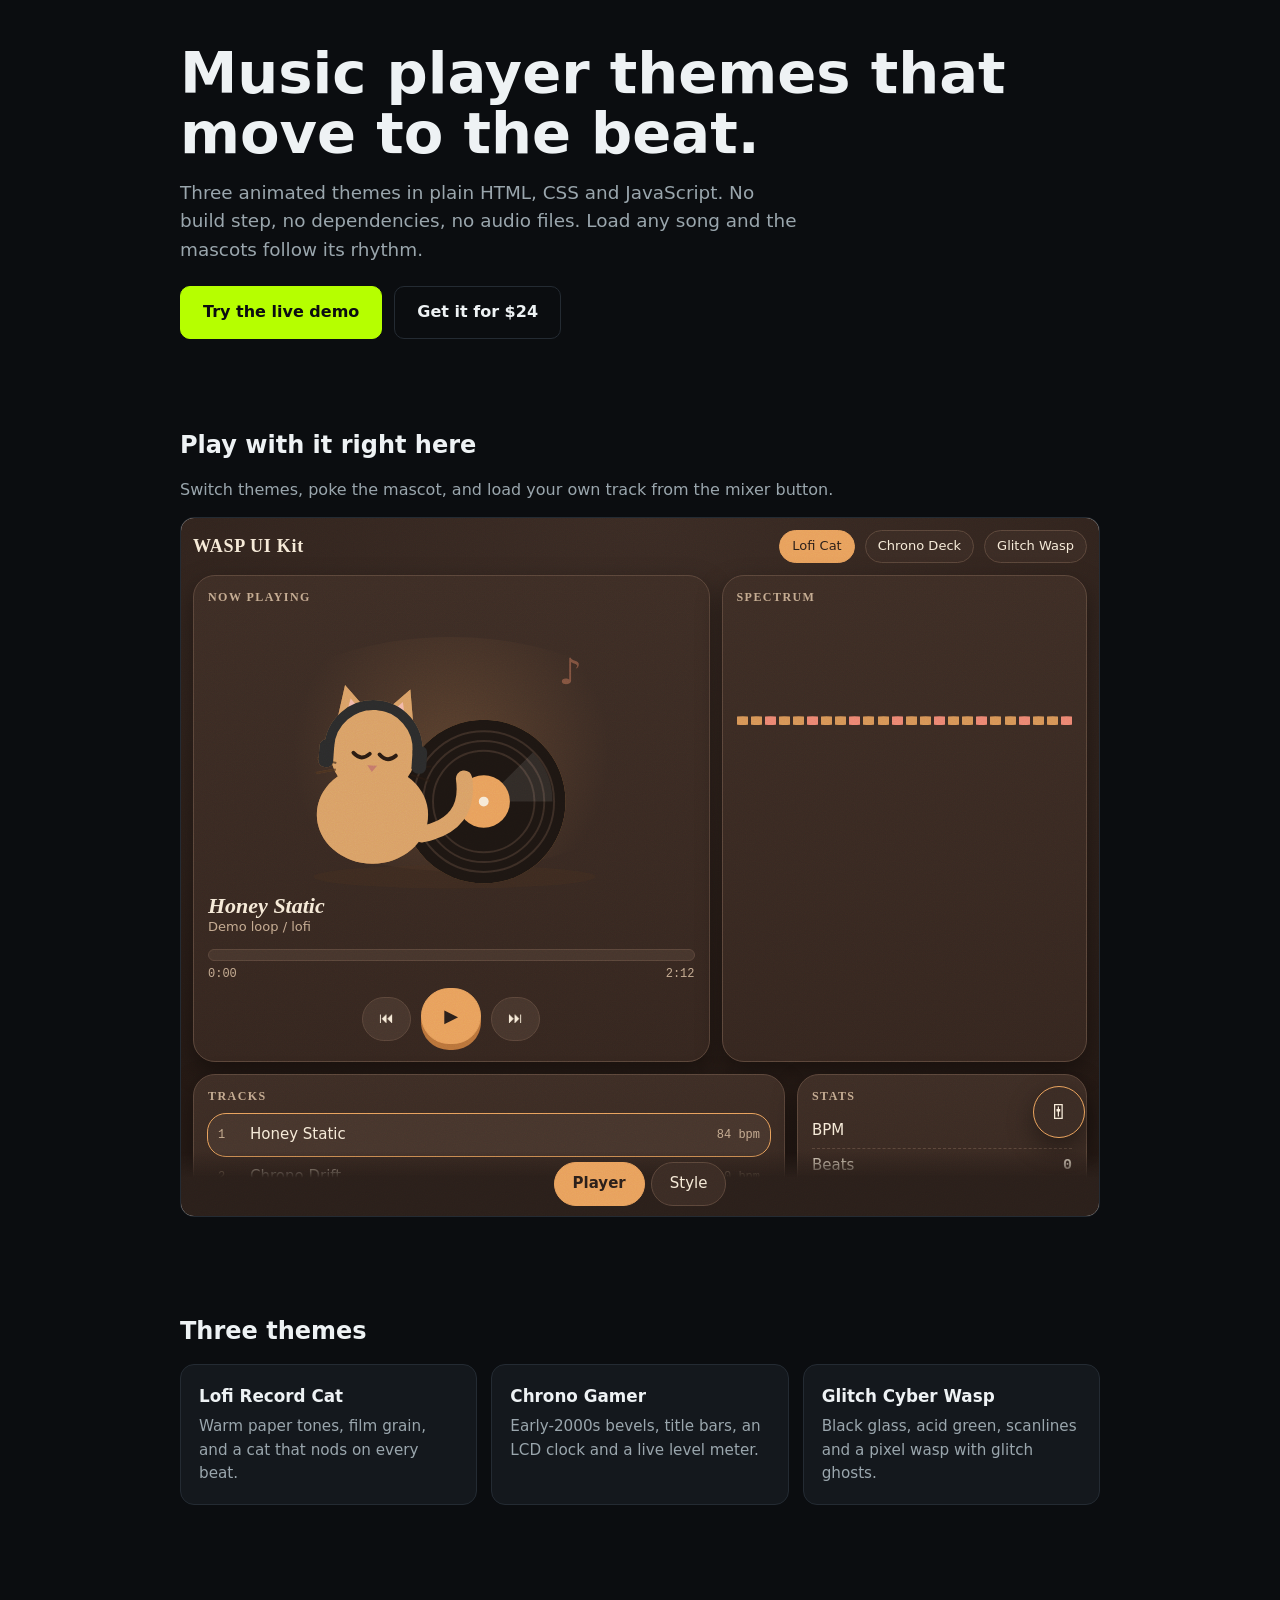
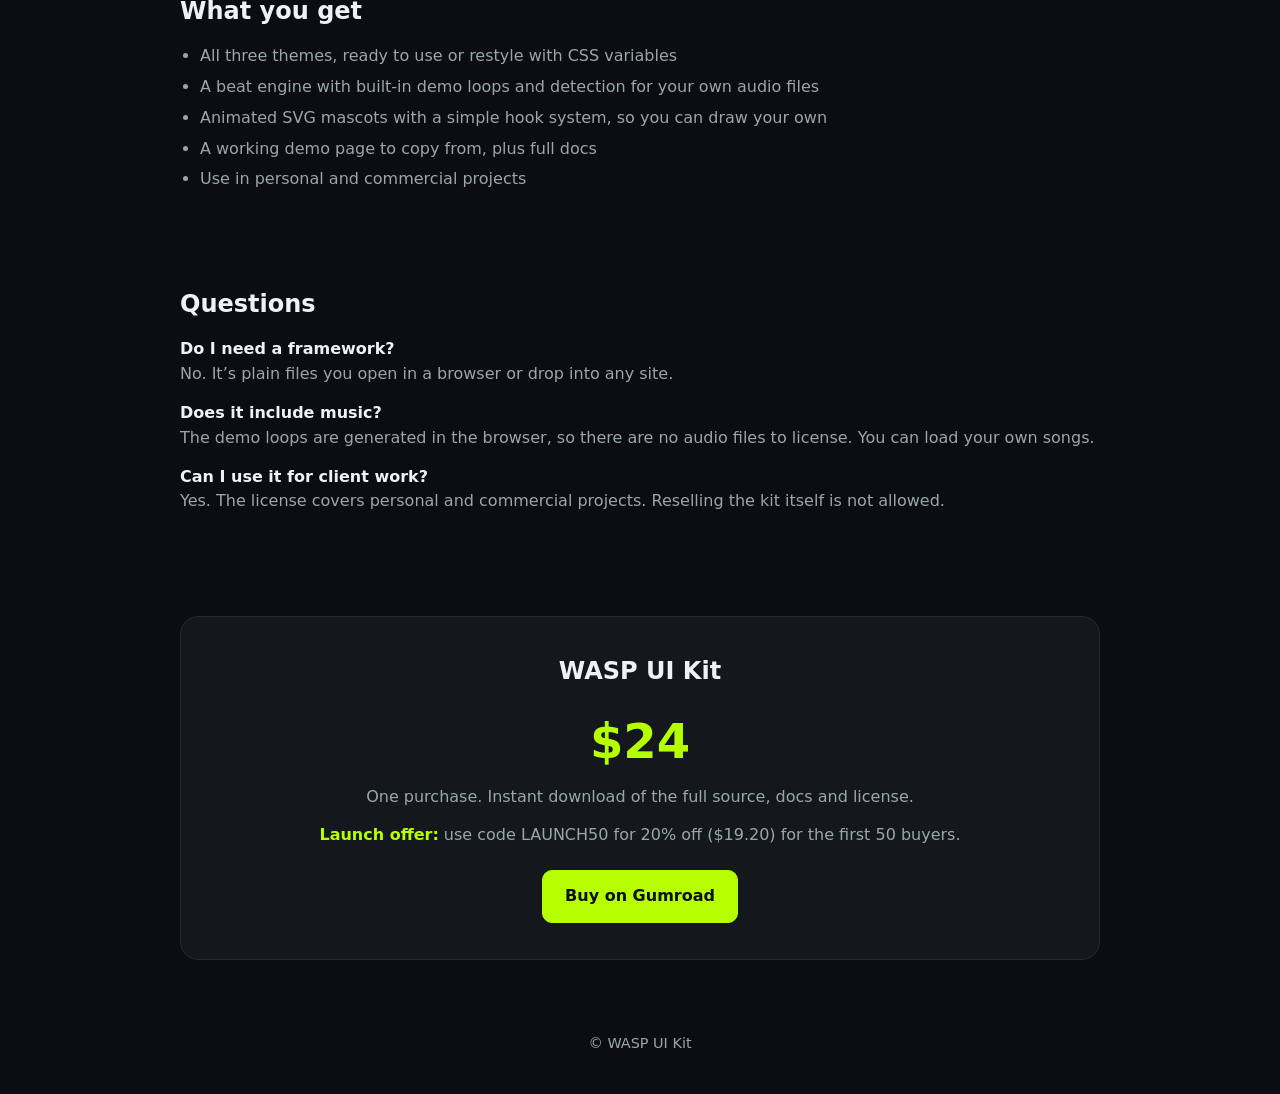
<file: index.html>
<!doctype html>
<html lang="en">
<head>
<meta charset="utf-8">
<meta name="viewport" content="width=device-width,initial-scale=1">
<title>WASP UI Kit: animated music player themes</title>
<meta name="description" content="Three animated, beat-synced music player themes in plain HTML, CSS and JavaScript. No build step, no dependencies.">
<style>
:root{--bg:#0b0d10;--panel:#14181d;--ink:#eef2f4;--dim:#9aa6ad;--acc:#b6ff00;--line:#242b33;color-scheme:dark}
*{box-sizing:border-box}
body{margin:0;background:var(--bg);color:var(--ink);font:16px/1.55 system-ui,-apple-system,"Segoe UI",Roboto,sans-serif}
.w{max-width:960px;margin:0 auto;padding:0 20px}
section{padding:44px 0}
h1{font-size:clamp(2.2rem,8vw,3.6rem);line-height:1.05;margin:0 0 14px}
h2{font-size:1.5rem;margin:0 0 14px}
p{margin:0 0 14px;color:var(--dim)}
.lead{font-size:1.15rem;max-width:620px}
.btns{display:flex;flex-wrap:wrap;gap:12px;margin-top:22px}
.btn{display:inline-block;padding:13px 22px;border-radius:10px;font-weight:700;text-decoration:none;border:1px solid var(--line);color:var(--ink)}
.btn.go{background:var(--acc);color:#0b0d10;border-color:var(--acc)}
.frame{width:100%;height:700px;border:1px solid var(--line);border-radius:14px;background:var(--panel)}
.grid{display:grid;gap:14px;grid-template-columns:repeat(auto-fit,minmax(230px,1fr))}
.card{background:var(--panel);border:1px solid var(--line);border-radius:14px;padding:18px}
.card h3{margin:0 0 6px;font-size:1.05rem}
.card p{margin:0;font-size:.95rem}
ul{margin:0;padding-left:20px;color:var(--dim)}
li{margin:6px 0}
.buy{text-align:center;background:var(--panel);border:1px solid var(--line);border-radius:18px;padding:36px 20px}
.price{font-size:3rem;font-weight:800;color:var(--acc);margin:6px 0}
footer{padding:28px 0 40px;text-align:center;color:var(--dim);font-size:.9rem}
</style>
</head>
<body>
<div class="w">

<section>
  <h1>Music player themes that move to the beat.</h1>
  <p class="lead">Three animated themes in plain HTML, CSS and JavaScript. No build step, no dependencies, no audio files. Load any song and the mascots follow its rhythm.</p>
  <div class="btns">
    <a class="btn go" href="#demo">Try the live demo</a>
    <a class="btn" href="#buy">Get it for $24</a>
  </div>
</section>

<section id="demo">
  <h2>Play with it right here</h2>
  <p>Switch themes, poke the mascot, and load your own track from the mixer button.</p>
  <iframe class="frame" src="demo.html" title="WASP UI Kit live demo" allow="autoplay" loading="lazy"></iframe>
</section>

<section>
  <h2>Three themes</h2>
  <div class="grid">
    <div class="card"><h3>Lofi Record Cat</h3><p>Warm paper tones, film grain, and a cat that nods on every beat.</p></div>
    <div class="card"><h3>Chrono Gamer</h3><p>Early-2000s bevels, title bars, an LCD clock and a live level meter.</p></div>
    <div class="card"><h3>Glitch Cyber Wasp</h3><p>Black glass, acid green, scanlines and a pixel wasp with glitch ghosts.</p></div>
  </div>
</section>

<section>
  <h2>What you get</h2>
  <ul>
    <li>All three themes, ready to use or restyle with CSS variables</li>
    <li>A beat engine with built-in demo loops and detection for your own audio files</li>
    <li>Animated SVG mascots with a simple hook system, so you can draw your own</li>
    <li>A working demo page to copy from, plus full docs</li>
    <li>Use in personal and commercial projects</li>
  </ul>
</section>

<section>
  <h2>Questions</h2>
  <p><b style="color:var(--ink)">Do I need a framework?</b><br>No. It’s plain files you open in a browser or drop into any site.</p>
  <p><b style="color:var(--ink)">Does it include music?</b><br>The demo loops are generated in the browser, so there are no audio files to license. You can load your own songs.</p>
  <p><b style="color:var(--ink)">Can I use it for client work?</b><br>Yes. The license covers personal and commercial projects. Reselling the kit itself is not allowed.</p>
</section>

<section id="buy">
  <div class="buy">
    <h2>WASP UI Kit</h2>
    <div class="price">$24</div>
    <p>One purchase. Instant download of the full source, docs and license.</p>
    <p><b style="color:var(--acc)">Launch offer:</b> use code LAUNCH50 for 20% off ($19.20) for the first 50 buyers.</p>
    <div class="btns" style="justify-content:center">
      <a class="btn go" href="https://simiyuwafula.gumroad.com/l/wfhvif">Buy on Gumroad</a>
    </div>
  </div>
</section>

</div>
<footer>© WASP UI Kit</footer>
</body>
</html>
</file>
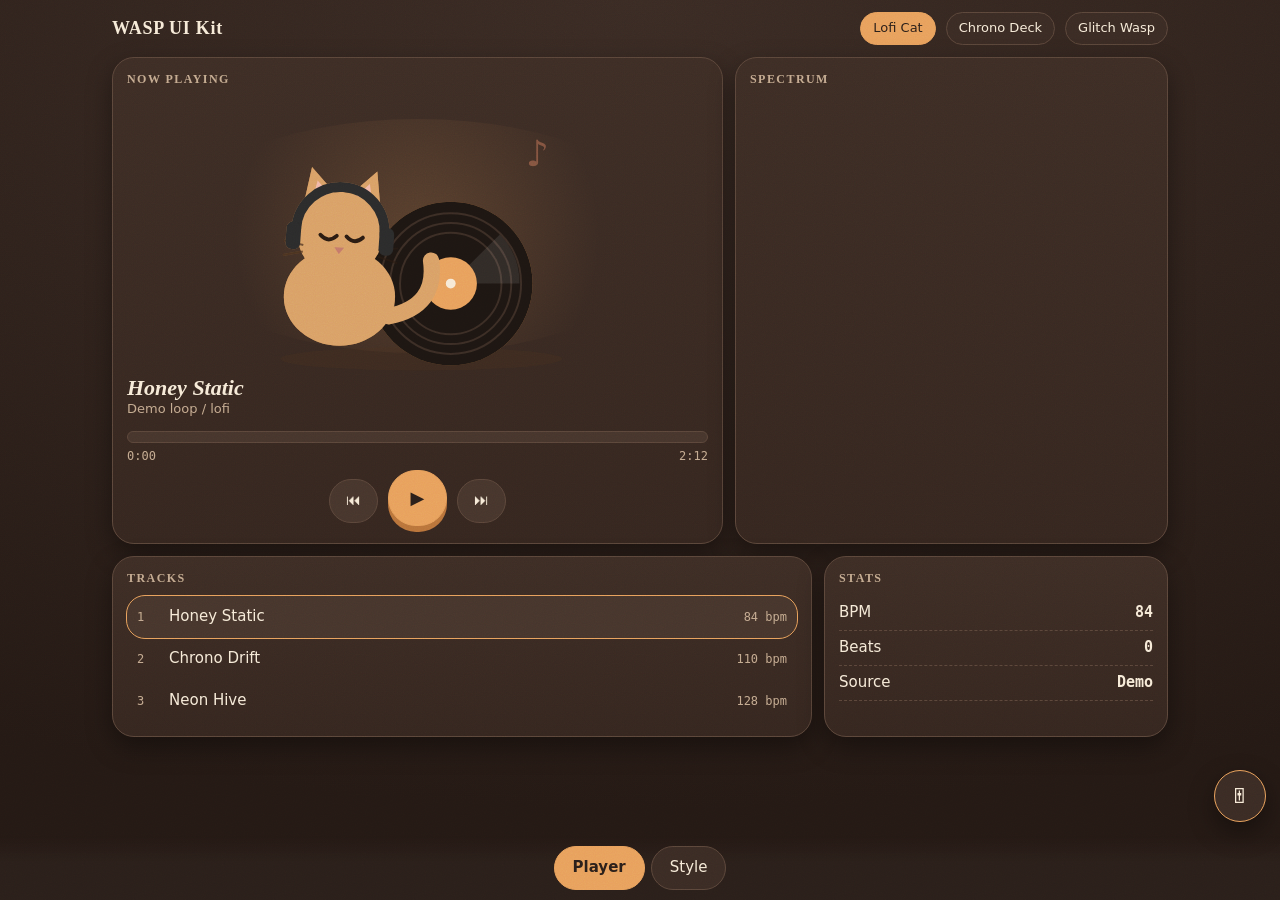
<file: wasp-ui-kit/index.html>
<!doctype html>
<html lang="en" data-theme="lofi">
<head>
<meta charset="utf-8">
<meta name="viewport" content="width=device-width,initial-scale=1">
<title>WASP UI Kit: demo</title>
<link rel="stylesheet" href="src/base.css">
<link rel="stylesheet" href="src/theme-lofi.css">
<link rel="stylesheet" href="src/theme-chrono.css">
<link rel="stylesheet" href="src/theme-wasp.css">
</head>
<body>
<div class="fx-grain"></div><div class="fx-scan"></div>
<div class="app">
  <header class="topbar"><div class="brand">WASP UI Kit</div><div class="row" id="themes"></div></header>
  <main>
    <section class="view active" id="v-player"><div class="grid">
      <div class="card c-now"><h2>Now playing</h2>
        <div class="stage" id="stage" title="Poke it"></div>
        <div class="title" id="title">Honey Static</div><div class="artist" id="artist">&nbsp;</div>
        <div class="progress" id="prog" style="margin-top:12px"><i></i></div>
        <div class="time"><span id="cur">0:00</span><span id="dur">0:00</span></div>
        <div class="row" style="justify-content:center;margin-top:10px">
          <button class="btn" id="prev" aria-label="Previous track">⏮</button>
          <button class="btn btn--primary btn--big" id="play" aria-label="Play or pause">▶</button>
          <button class="btn" id="next" aria-label="Next track">⏭</button>
        </div>
      </div>
      <div class="card c-viz"><h2>Spectrum</h2><div class="bars" id="bars"></div></div>
      <div class="card c-list"><h2>Tracks</h2><ul class="tracks" id="tracks"></ul></div>
      <div class="card c-stats"><h2>Stats</h2>
        <div class="stat"><span>BPM</span><b id="sBpm">–</b></div>
        <div class="stat"><span>Beats</span><b id="sBeats">0</b></div>
        <div class="stat"><span>Source</span><b id="sSrc">Demo</b></div>
      </div>
    </div></section>
    <section class="view" id="v-style"><div class="grid">
      <div class="card c-theme"><h2>Motion</h2>
        <label class="toggle"><input type="checkbox" id="calm"><span></span>Calm mode</label>
        <p class="artist">Tap the mascot on the Player tab to poke it.</p>
      </div>
      <div class="card c-colors"><h2>Accent colors</h2>
        <div class="swatches" id="swatches"></div>
        <div class="row" style="margin-top:12px"><label class="artist" for="pick">Custom accent</label><input type="color" id="pick" value="#b6ff00"></div>
      </div>
    </div></section>
  </main>
</div>
<nav class="nav"><button data-v="player" aria-current="page">Player</button><button data-v="style">Style</button></nav>
<div class="overlay" id="ov">
  <div class="grip"><span>Mixer</span><button class="chip" id="ovx" aria-label="Close mixer">✕</button></div>
  <label class="artist" for="vol">Volume</label><input type="range" id="vol" min="0" max="1" step=".01" value=".8">
  <label class="toggle"><input type="checkbox" id="mute"><span></span>Mute</label>
  <label class="btn" style="display:block;text-align:center;margin-top:8px">Load your own audio<input type="file" id="file" accept="audio/*" class="sr"></label>
</div>
<button class="fab" id="fab" aria-label="Open mixer">🎚</button>
<div class="toast" id="toast" role="status"></div>
<script src="src/sprites.js"></script>
<script src="src/beat.js"></script>
<script src="src/app.js"></script>
</body>
</html>
</file>
<file: wasp-ui-kit/src/base.css>
/* WASP UI KIT - base.css : tokens, layout, components. Themes only override tokens + flourishes. */
:root{
  --bg:#111; --panel:#1b1b1f; --panel2:#25252b; --ink:#eee; --dim:#9a9aa6; --accent:#b6ff00; --accent2:#ff2bd6; --cyan:#00e5ff;
  --line:#33333b; --radius:12px; --shadow:0 6px 24px rgba(0,0,0,.35); --cat:#d9a066; --ear:#f2b8a8;
  --font-ui:system-ui,-apple-system,"Segoe UI",Roboto,sans-serif; --font-head:var(--font-ui); --font-mono:ui-monospace,Menlo,Consolas,monospace;
  --beat:0; --nod:1; --bpm:100; --grain:0; --scan:0; --speed:1;
}
*{box-sizing:border-box;margin:0}
html,body{height:100%}
body{background:var(--bg);color:var(--ink);font:15px/1.45 var(--font-ui);-webkit-tap-highlight-color:transparent;overflow-x:hidden}
button{font:inherit;color:inherit;cursor:pointer}
.sr{position:absolute;width:1px;height:1px;overflow:hidden;clip:rect(0 0 0 0)}
.fx-grain,.fx-scan{position:fixed;inset:0;pointer-events:none;z-index:50}
.fx-grain{opacity:calc(var(--grain)*.16);background-image:url("data:image/svg+xml;utf8,<svg xmlns='http://www.w3.org/2000/svg' width='140' height='140'><filter id='n'><feTurbulence type='fractalNoise' baseFrequency='.9' numOctaves='2'/></filter><rect width='100%' height='100%' filter='url(%23n)'/></svg>");mix-blend-mode:overlay}
.fx-scan{opacity:var(--scan);background:repeating-linear-gradient(0deg,rgba(0,0,0,.28) 0 1px,transparent 1px 3px)}
.app{max-width:1080px;margin:0 auto;padding:12px 12px 92px;min-height:100%}
.topbar{display:flex;align-items:center;gap:10px;margin-bottom:12px}
.brand{font:700 18px var(--font-head);letter-spacing:.04em;margin-right:auto}
.chip{border:1px solid var(--line);background:var(--panel);padding:6px 12px;border-radius:999px;font-size:13px;transition:transform .15s,background .2s,border-color .2s}
.chip:hover{transform:translateY(-1px)} .chip[aria-pressed=true]{background:var(--accent);color:var(--bg);border-color:var(--accent)}
.view{display:none} .view.active{display:block;animation:viewIn .38s cubic-bezier(.2,.8,.2,1)}
@keyframes viewIn{from{opacity:0;transform:translateY(10px) scale(.99)}to{opacity:1;transform:none}}
.grid{display:grid;gap:12px;grid-template-columns:repeat(12,1fr)}
.card{background:var(--panel);border:1px solid var(--line);border-radius:var(--radius);box-shadow:var(--shadow);padding:14px;position:relative;grid-column:span 12}
.card h2{font:700 12px var(--font-head);letter-spacing:.12em;text-transform:uppercase;color:var(--dim);margin-bottom:10px}
@media(min-width:760px){.c-now{grid-column:span 7}.c-viz{grid-column:span 5}.c-list{grid-column:span 8}.c-stats{grid-column:span 4}.c-theme{grid-column:span 4}.c-colors{grid-column:span 8}}
.stage{display:grid;place-items:center;position:relative}
.stage .mascot{width:min(100%,360px);height:auto;transition:transform .12s ease-out,opacity .3s}
.stage.swap .mascot{opacity:0;transform:scale(.94)}
.stage--big .mascot{width:min(100%,520px)}
.title{font:800 22px var(--font-head);line-height:1.15} .artist{color:var(--dim);font-size:13px}
.row{display:flex;align-items:center;gap:10px;flex-wrap:wrap} .grow{flex:1}
.btn{border:1px solid var(--line);background:var(--panel2);padding:10px 16px;border-radius:var(--radius);transition:transform .12s,box-shadow .12s,background .2s;min-width:46px}
.btn:hover{transform:translateY(-1px)} .btn:active{transform:translateY(1px) scale(.98)}
.btn--primary{background:var(--accent);color:var(--bg);border-color:var(--accent);font-weight:700}
.btn--big{padding:14px 22px;font-size:18px}
.progress{height:10px;background:var(--panel2);border-radius:999px;position:relative;cursor:pointer;border:1px solid var(--line)}
.progress i{position:absolute;inset:0 auto 0 0;width:0;background:var(--accent);border-radius:inherit;box-shadow:0 0 calc(var(--beat)*14px) var(--accent)}
.time{display:flex;justify-content:space-between;color:var(--dim);font:12px var(--font-mono);margin-top:6px}
.bars{display:flex;align-items:flex-end;gap:3px;height:110px}
.bars span{flex:1;background:var(--accent);border-radius:3px 3px 0 0;transform-origin:bottom;transform:scaleY(.08);transition:transform .06s linear;opacity:.9}
.bars span:nth-child(3n){background:var(--accent2)}
.tracks{list-style:none;padding:0} .tracks li{display:flex;gap:10px;align-items:center;padding:10px;border-radius:calc(var(--radius) - 4px);cursor:pointer;transition:background .15s}
.tracks li:hover{background:var(--panel2)} .tracks li.on{background:var(--panel2);outline:1px solid var(--accent)}
.tracks .n{font:12px var(--font-mono);color:var(--dim);width:22px} .tracks .t{flex:1} .tracks .b{font:12px var(--font-mono);color:var(--dim)}
.stat{display:flex;justify-content:space-between;padding:6px 0;border-bottom:1px dashed var(--line)} .stat b{font-family:var(--font-mono)}
.swatches{display:grid;gap:10px;grid-template-columns:repeat(auto-fit,minmax(140px,1fr))}
.swatch{border:2px solid var(--line);border-radius:var(--radius);padding:10px;background:var(--panel2);text-align:left;transition:transform .15s,border-color .2s}
.swatch:hover{transform:translateY(-2px)} .swatch[aria-pressed=true]{border-color:var(--accent)}
.swatch .dots{display:flex;gap:5px;margin-bottom:8px} .swatch .dots i{width:18px;height:18px;border-radius:50%;border:1px solid rgba(255,255,255,.25)}
.toggle{display:flex;align-items:center;gap:10px;padding:8px 0;cursor:pointer;user-select:none}
.toggle input{position:absolute;opacity:0} .toggle span{width:42px;height:24px;border-radius:999px;background:var(--panel2);border:1px solid var(--line);position:relative;transition:background .2s;flex:none}
.toggle span::after{content:"";position:absolute;top:2px;left:2px;width:18px;height:18px;border-radius:50%;background:var(--ink);transition:transform .2s}
.toggle input:checked+span{background:var(--accent)} .toggle input:checked+span::after{transform:translateX(18px);background:var(--bg)}
.toggle input:focus-visible+span{outline:2px solid var(--accent2);outline-offset:2px}
input[type=range]{width:100%;accent-color:var(--accent)} input[type=color]{width:46px;height:34px;border:1px solid var(--line);background:none;border-radius:8px;padding:2px}
.nav{position:fixed;left:0;right:0;bottom:0;display:flex;justify-content:center;gap:6px;padding:10px;background:linear-gradient(transparent,var(--bg) 40%);z-index:20}
.nav button{border:1px solid var(--line);background:var(--panel);padding:10px 18px;border-radius:999px;transition:all .2s} .nav button[aria-current=page]{background:var(--accent);color:var(--bg);border-color:var(--accent);font-weight:700}
.overlay{position:fixed;right:14px;bottom:78px;width:min(280px,calc(100vw - 28px));z-index:30;background:var(--panel);border:1px solid var(--accent);border-radius:var(--radius);box-shadow:var(--shadow),0 0 22px color-mix(in srgb,var(--accent) 35%,transparent);padding:12px;opacity:0;transform:translateY(14px) scale(.95);pointer-events:none;transition:opacity .22s,transform .22s}
.overlay.open{opacity:1;transform:none;pointer-events:auto}
.overlay .grip{cursor:grab;display:flex;justify-content:space-between;align-items:center;margin-bottom:8px;font:700 12px var(--font-head);letter-spacing:.12em;text-transform:uppercase;color:var(--dim);touch-action:none}
.fab{position:fixed;right:14px;bottom:78px;z-index:25;width:52px;height:52px;border-radius:50%;border:1px solid var(--accent);background:var(--panel);font-size:20px;box-shadow:var(--shadow);transition:transform .15s} .fab:active{transform:scale(.92)}
.overlay.open~.fab{opacity:0;pointer-events:none}
.toast{position:fixed;left:50%;top:16px;transform:translate(-50%,-80px);background:var(--accent);color:var(--bg);padding:8px 16px;border-radius:999px;font-weight:700;z-index:60;transition:transform .3s}
.toast.show{transform:translate(-50%,0)}
.fx-p{position:fixed;pointer-events:none;z-index:70;font-size:20px;color:var(--accent);animation:fxFloat .85s ease-out forwards;text-shadow:0 0 8px var(--accent)}
@keyframes fxFloat{from{opacity:1;transform:translate(-50%,-50%) scale(.6)}to{opacity:0;transform:translate(calc(-50% + var(--dx)),calc(-50% + var(--dy))) scale(1.3) rotate(var(--rot))}}
@keyframes spin{to{transform:rotate(360deg)}}
@keyframes wag{0%,100%{transform:rotate(-8deg)}50%{transform:rotate(12deg)}}
/* motion that follows the beat. Every theme can restyle these hooks. */
body.playing [data-part=record],body.playing [data-part=disc]{animation:spin calc(60s / var(--bpm) * 2 / var(--speed)) linear infinite}
body.playing [data-part=gear]{animation:spin 2.4s linear infinite reverse}
[data-part=head]{transform:rotate(calc(var(--nod)*4deg)) translateY(calc(var(--beat)*-2px));transition:transform .14s}
body.playing [data-part=tail]{animation:wag calc(60s / var(--bpm) * 2) ease-in-out infinite}
[data-part=note]{opacity:calc(.25 + var(--beat)*.75);transform:translateY(calc(var(--beat)*-6px));transition:transform .12s}
.mascot{filter:drop-shadow(0 0 calc(var(--beat)*10px) color-mix(in srgb,var(--accent) 60%,transparent))}
/* pixel wasp wing frames */
.w1,.w2{animation:none} .w2{display:none} body.playing .w1{animation:wA .22s steps(1) infinite} body.playing .w2{display:block;animation:wB .22s steps(1) infinite}
@keyframes wA{0%{opacity:1}50%{opacity:0}} @keyframes wB{0%{opacity:0}50%{opacity:1}}
@media (prefers-reduced-motion:reduce),(max-width:0){*{animation-duration:.001s!important;transition-duration:.001s!important}}
body.calm *,body.calm *::before,body.calm *::after{animation-duration:.001s!important;animation-iteration-count:1!important}

/* fixes */
.toggle{position:relative}
.toggle input:checked+span{background:var(--accent)}
</file>
<file: wasp-ui-kit/src/theme-lofi.css>
/* THEME: Lofi Record Cat - warm paper, soft round cards, a cat that nods to the beat */
[data-theme=lofi]{
  --bg:#2a1f1a; --panel:#3a2b24; --panel2:#46352c; --ink:#f6ead7; --dim:#c3a98f; --accent:#e8a05c; --accent2:#ff8f7a; --line:#5b463a;
  --radius:22px; --grain:1; --scan:0; --cat:#d9a066; --ear:#f2b8a8;
  --font-head:Georgia,"Iowan Old Style","Times New Roman",serif;
  --shadow:0 10px 26px rgba(0,0,0,.38);
}
[data-theme=lofi] body{background:radial-gradient(120% 90% at 50% 0,#3a2b24,#241914)}
[data-theme=lofi] .card{background:linear-gradient(180deg,#3d2d25,#35261f)}
[data-theme=lofi] .btn,[data-theme=lofi] .chip,[data-theme=lofi] .nav button{border-radius:999px}
[data-theme=lofi] .btn--primary{box-shadow:0 6px 0 #b9733a;transform:translateY(-3px)} [data-theme=lofi] .btn--primary:active{box-shadow:0 2px 0 #b9733a;transform:translateY(1px)}
[data-theme=lofi] .progress{height:12px} [data-theme=lofi] .progress i{background:linear-gradient(90deg,#e8a05c,#ff8f7a)}
[data-theme=lofi] .bars span{border-radius:999px;background:#e8a05c} [data-theme=lofi] .bars span:nth-child(3n){background:#ff8f7a}
[data-theme=lofi] .title{font-style:italic}
[data-theme=lofi] .stage::before{content:"";position:absolute;inset:8% 6%;border-radius:50%;background:radial-gradient(circle,rgba(232,160,92,.18),transparent 65%);transform:scale(calc(1 + var(--beat)*.08))}
</file>
<file: wasp-ui-kit/src/theme-chrono.css>
/* THEME: Chrono Gamer - early-2000s mechanical: bevels, title bars, LCD, click-down buttons */
[data-theme=chrono]{
  --bg:#0b8a92; --panel:#c0c0c0; --panel2:#d8d8d8; --ink:#101010; --dim:#4a4a4a; --accent:#000080; --accent2:#c42b2b; --line:#7a7a7a;
  --radius:0px; --grain:0; --scan:.35;
  --font-ui:Tahoma,Verdana,"Segoe UI",sans-serif; --font-head:Tahoma,Verdana,sans-serif; --shadow:none;
}
[data-theme=chrono] body{background:linear-gradient(180deg,#14a0a6,#05505e)}
[data-theme=chrono] .card{border:2px solid;border-color:#fff #404040 #404040 #fff;box-shadow:inset -1px -1px #808080,inset 1px 1px #dfdfdf;padding-top:34px}
[data-theme=chrono] .card h2{position:absolute;left:3px;right:3px;top:3px;margin:0;padding:3px 8px;color:#fff;background:linear-gradient(90deg,#000080,#1084d0);font-size:12px;letter-spacing:.05em}
[data-theme=chrono] .btn,[data-theme=chrono] .chip,[data-theme=chrono] .nav button{background:#c0c0c0;border:2px solid;border-color:#fff #404040 #404040 #fff;border-radius:0;color:#101010;box-shadow:inset -1px -1px #808080}
[data-theme=chrono] .btn:active,[data-theme=chrono] .chip:active,[data-theme=chrono] .nav button:active,[data-theme=chrono] .chip[aria-pressed=true]{border-color:#404040 #fff #fff #404040;box-shadow:inset 1px 1px #808080;transform:translateY(1px)}
[data-theme=chrono] .btn--primary,[data-theme=chrono] .nav button[aria-current=page]{background:#000080;color:#fff;border-color:#8080ff #000040 #000040 #8080ff}
[data-theme=chrono] .chip[aria-pressed=true]{background:#000080;color:#fff}
[data-theme=chrono] .progress{height:16px;border:2px solid;border-color:#404040 #fff #fff #404040;background:#fff;border-radius:0} [data-theme=chrono] .progress i{background:repeating-linear-gradient(90deg,#000080 0 8px,#fff 8px 10px);box-shadow:none}
[data-theme=chrono] .bars span{background:#18b04a;border-radius:0;outline:1px solid #0a5a24} [data-theme=chrono] .bars span:nth-child(3n){background:#e6d200}
[data-theme=chrono] .bars{background:#000;padding:6px;border:2px solid;border-color:#404040 #fff #fff #404040}
[data-theme=chrono] .tracks li.on{background:#000080;color:#fff;outline:0} [data-theme=chrono] .tracks li:hover{background:#d0d0ff;color:#000}
[data-theme=chrono] .toggle span{border-radius:0;border:2px solid;border-color:#404040 #fff #fff #404040;background:#fff} [data-theme=chrono] .toggle span::after{border-radius:0;background:#808080}
[data-theme=chrono] .toggle input:checked+span{background:#18b04a}
[data-theme=chrono] .overlay{border:2px solid;border-color:#fff #404040 #404040 #fff;border-radius:0;background:#c0c0c0;box-shadow:4px 4px 0 rgba(0,0,0,.4)}
[data-theme=chrono] .fab{border-radius:0;background:#c0c0c0;border:2px solid;border-color:#fff #404040 #404040 #fff}
[data-theme=chrono] .time,[data-theme=chrono] .stat b{font-family:"Courier New",monospace}
[data-theme=chrono] .nav{background:linear-gradient(transparent,#05505e 40%)}
[data-theme=chrono] .toast{border-radius:0;background:#ffffe1;color:#000;border:1px solid #000}
</file>
<file: wasp-ui-kit/src/theme-wasp.css>
/* THEME: Glitch Cyber Wasp - black glass, acid green, magenta glitch, hovering pixel wasp */
[data-theme=wasp]{
  --bg:#07070b; --panel:#0e0f16; --panel2:#151724; --ink:#e9ffd2; --dim:#7d8a9a; --accent:#b6ff00; --accent2:#ff2bd6; --cyan:#00e5ff; --line:#27304a;
  --radius:2px; --grain:0; --scan:.5; --font-ui:"Courier New",ui-monospace,Menlo,monospace; --font-head:"Courier New",ui-monospace,monospace; --shadow:0 0 22px rgba(182,255,0,.08);
}
[data-theme=wasp] .card{clip-path:polygon(0 0,calc(100% - 16px) 0,100% 16px,100% 100%,16px 100%,0 calc(100% - 16px));border-color:#27304a;background:linear-gradient(135deg,#0e0f16,#10131f)}
[data-theme=wasp] .card::before{content:"";position:absolute;inset:0;border:1px solid color-mix(in srgb,var(--accent) 40%,transparent);clip-path:inherit;pointer-events:none}
[data-theme=wasp] .btn,[data-theme=wasp] .chip,[data-theme=wasp] .nav button{border-radius:0;clip-path:polygon(0 0,calc(100% - 8px) 0,100% 8px,100% 100%,8px 100%,0 calc(100% - 8px));border-color:var(--accent);background:transparent;color:var(--accent);text-transform:uppercase;letter-spacing:.06em}
[data-theme=wasp] .btn:hover,[data-theme=wasp] .chip:hover{background:var(--accent);color:#000;animation:jitter .25s steps(2) 2}
[data-theme=wasp] .btn--primary,[data-theme=wasp] .chip[aria-pressed=true],[data-theme=wasp] .nav button[aria-current=page]{background:var(--accent);color:#000}
[data-theme=wasp] .progress{border-radius:0;height:8px;background:#151724;border-color:#27304a} [data-theme=wasp] .progress i{border-radius:0;background:linear-gradient(90deg,var(--accent),var(--cyan))}
[data-theme=wasp] .bars span{border-radius:0;background:var(--accent)} [data-theme=wasp] .bars span:nth-child(3n){background:var(--accent2)} [data-theme=wasp] .bars span:nth-child(5n){background:var(--cyan)}
[data-theme=wasp] .title{text-transform:uppercase;letter-spacing:.06em;position:relative}
[data-theme=wasp] body.glitch .title,[data-theme=wasp] body.glitch .brand{animation:gl .18s steps(2) 1;text-shadow:2px 0 var(--accent2),-2px 0 var(--cyan)}
[data-theme=wasp] .swatch,[data-theme=wasp] .overlay,[data-theme=wasp] .fab{border-radius:0} [data-theme=wasp] .toggle span,[data-theme=wasp] .toggle span::after{border-radius:0}
[data-theme=wasp] .stage .mascot{image-rendering:pixelated;animation:hover 2.4s ease-in-out infinite;filter:drop-shadow(0 0 calc(4px + var(--beat)*14px) var(--accent))}
[data-theme=wasp] [data-part=ghost-a],[data-theme=wasp] [data-part=ghost-b]{opacity:calc(var(--beat)*.9)}
[data-theme=wasp] .stage::after{content:"";position:absolute;left:18%;right:18%;bottom:6%;height:12px;border-radius:50%;background:radial-gradient(var(--accent),transparent 70%);opacity:.25;transform:scaleX(calc(1 - var(--beat)*.2))}
[data-theme=wasp] .toast{border-radius:0}
@keyframes hover{0%,100%{transform:translateY(0)}50%{transform:translateY(-8px)}}
@keyframes jitter{0%{transform:translate(1px,0)}50%{transform:translate(-1px,1px)}100%{transform:none}}
@keyframes gl{0%{clip-path:inset(0 0 60% 0);transform:translateX(-3px)}50%{clip-path:inset(40% 0 20% 0);transform:translateX(3px)}100%{clip-path:inset(0);transform:none}}
</file>
